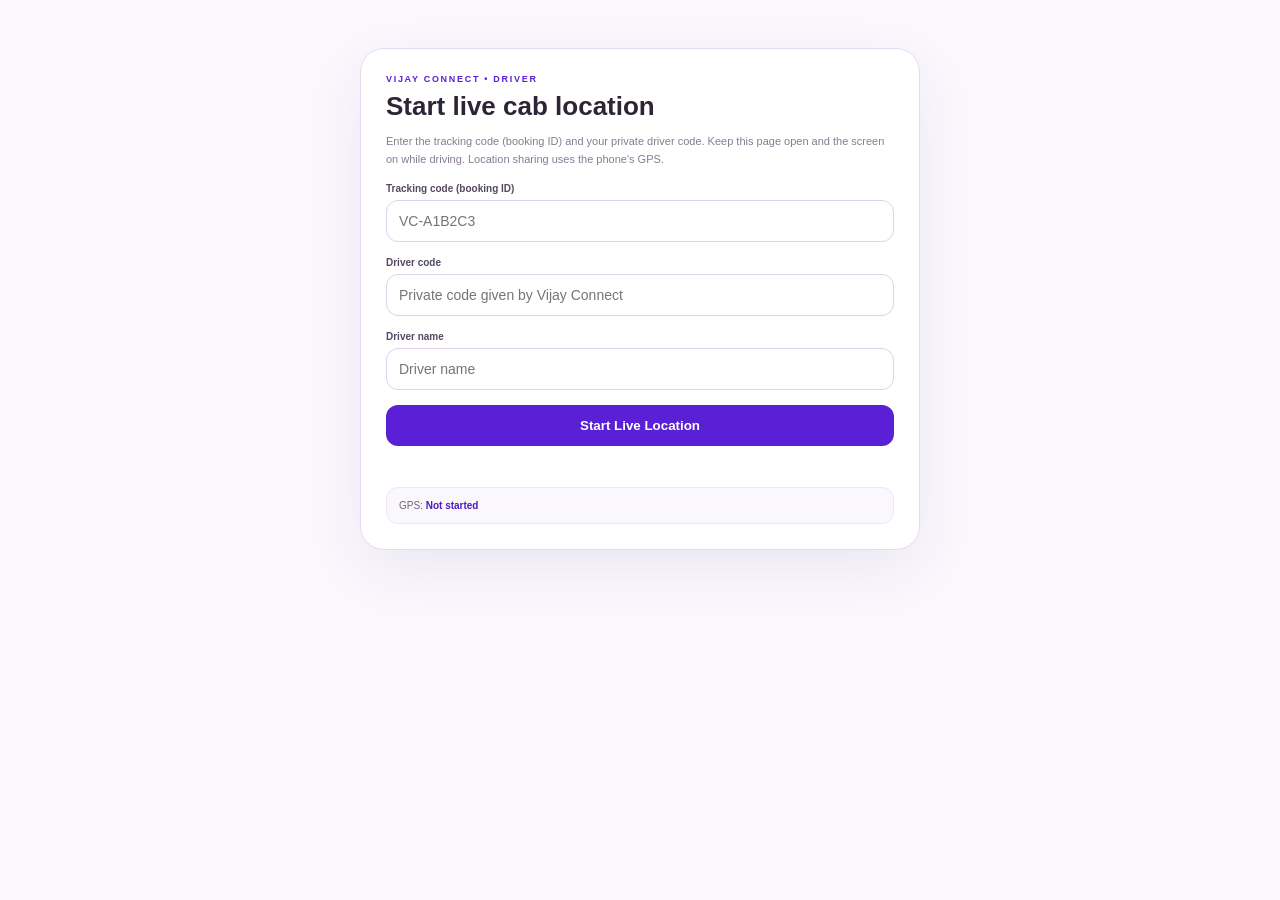
<file: driver-track.html>
<!doctype html><html lang="en"><head><meta charset="utf-8"><meta name="viewport" content="width=device-width,initial-scale=1"><meta name="robots" content="noindex,nofollow"><meta name="theme-color" content="#6d28d9"><title>Driver Live Location | Vijay Connect</title><link rel="icon" href="logo-black.png" type="image/png"><style>body{margin:0;background:#faf8fd;font-family:Inter,Arial,sans-serif;color:#2d2436}.wrap{max-width:560px;margin:30px auto;padding:18px}.card{background:#fff;border:1px solid #e6dcef;border-radius:24px;padding:25px;box-shadow:0 20px 60px #32106412}h1{margin:7px 0;font-size:26px}.muted{color:#887b92;font-size:11px;line-height:1.6}.badge{font-size:9px;letter-spacing:1.7px;color:#5a20d6;font-weight:900}.field{margin-top:15px}.field label{display:block;font-size:10px;font-weight:900;color:#554862}.field input{box-sizing:border-box;width:100%;margin-top:6px;padding:12px;border:1px solid #ded3e9;border-radius:12px;outline:0;font-size:14px}.btn{width:100%;border:0;border-radius:12px;padding:13px;margin-top:15px;background:#5a20d6;color:#fff;font-weight:900;cursor:pointer}.btn.stop{background:#9f3150}.status{margin-top:12px;font-size:10px;font-weight:800;min-height:16px}.good{color:#21834a}.warn{color:#b04444}.coords{margin-top:13px;padding:12px;border-radius:12px;background:#faf8fd;border:1px solid #eee7f5;font-size:10px;color:#6e617a}.coords b{color:#4f1ac0}</style></head><body><main class="wrap"><section class="card"><div class="badge">VIJAY CONNECT • DRIVER</div><h1>Start live cab location</h1><p class="muted">Enter the tracking code (booking ID) and your private driver code. Keep this page open and the screen on while driving. Location sharing uses the phone's GPS.</p>
<div class="field"><label>Tracking code (booking ID)<input id="code" placeholder="VC-A1B2C3" autocomplete="off" autocapitalize="characters"></label></div>
<div class="field"><label>Driver code<input id="driverCode" type="password" placeholder="Private code given by Vijay Connect" autocomplete="off"></label></div>
<div class="field"><label>Driver name<input id="driver" placeholder="Driver name" autocomplete="name"></label></div>
<button class="btn" id="start">Start Live Location</button><button class="btn stop" id="stop" style="display:none">Stop Sharing</button><div class="status" id="status" role="status" aria-live="polite"></div><div class="coords" id="coords">GPS: <b>Not started</b></div></section></main><script src="vc-supabase.js"></script><script>
const cfg=window.VC_SUPABASE_CONFIG,base=()=>String(cfg?.url||'').replace(/\/+$/,'');
let watch=null,code='',driverCode='',lastSent=0,wakeLock=null;
const $=id=>document.getElementById(id);
function status(t,c=''){const e=$('status');e.textContent=t;e.className='status '+c}
async function rpc(name,body){
  const r=await fetch(base()+'/rest/v1/rpc/'+name,{method:'POST',headers:{apikey:cfg.key,Authorization:'Bearer '+cfg.key,'Content-Type':'application/json'},body:JSON.stringify(body)});
  if(!r.ok){let m='';try{m=(await r.json()).message||''}catch(e){}throw new Error(/invalid driver code/i.test(m)?'Wrong driver code.':/invalid tracking code/i.test(m)?'Invalid tracking code.':('Could not update live location ('+r.status+')'))}
  return true;
}
async function keepAwake(){try{if('wakeLock' in navigator)wakeLock=await navigator.wakeLock.request('screen')}catch(e){}}
document.addEventListener('visibilitychange',()=>{if(document.visibilityState==='visible'&&watch!==null)keepAwake()});
function reset(){watch=null;$('start').style.display='block';$('stop').style.display='none';try{wakeLock?.release()}catch(e){}wakeLock=null}
try{$('driver').value=localStorage.getItem('vcDriverName')||''}catch(e){}
$('start').onclick=()=>{
  code=$('code').value.trim().toUpperCase();driverCode=$('driverCode').value.trim();
  if(!code){status('Enter the tracking code.','warn');return}
  if(!driverCode){status('Enter your driver code.','warn');return}
  if(!navigator.geolocation){status('This phone does not support GPS location.','warn');return}
  try{localStorage.setItem('vcDriverName',$('driver').value.trim())}catch(e){}
  status('Requesting GPS permission…');lastSent=0;
  watch=navigator.geolocation.watchPosition(async p=>{
    const lat=p.coords.latitude,lng=p.coords.longitude;
    $('coords').innerHTML='GPS: <b>'+lat.toFixed(6)+', '+lng.toFixed(6)+'</b>';
    if(Date.now()-lastSent<5000)return; lastSent=Date.now();
    try{await rpc('vc_push_cab_location',{p_driver_code:driverCode,p_booking_code:code,p_lat:lat,p_lng:lng,p_driver_name:$('driver').value.trim()||null});status('✓ Live location is being shared.','good')}
    catch(e){status('⚠️ '+e.message,'warn');if(/driver code|tracking code/i.test(e.message)){navigator.geolocation.clearWatch(watch);reset()}}
  },e=>status('GPS error — '+e.message,'warn'),{enableHighAccuracy:true,maximumAge:5000,timeout:15000});
  $('start').style.display='none';$('stop').style.display='block';keepAwake();
};
$('stop').onclick=async()=>{
  if(watch!==null)navigator.geolocation.clearWatch(watch);
  reset();
  try{await rpc('vc_stop_cab_location',{p_driver_code:driverCode,p_booking_code:code})}catch(e){}
  status('Location sharing stopped.','warn');
};
const q=new URLSearchParams(location.search);if(q.get('booking'))$('code').value=q.get('booking').toUpperCase();
</script></body></html>
</file>
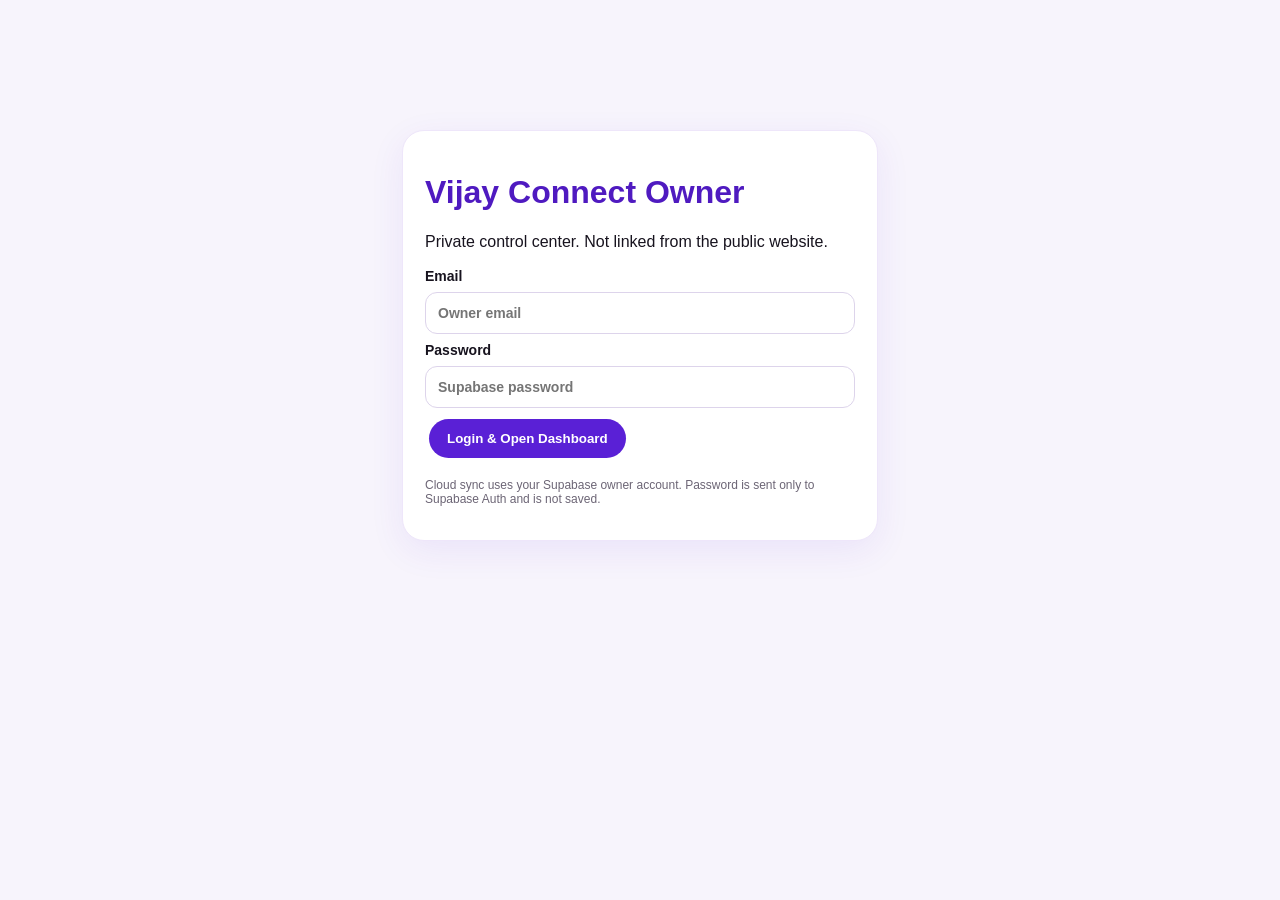
<file: vc-control-7f4k2.html>
<!doctype html><html><head><meta charset="UTF-8"><meta name="viewport" content="width=device-width,initial-scale=1"><meta name="robots" content="noindex,nofollow,noarchive"><title>Vijay Connect — Private Control Center</title>
<style>body{font-family:Inter,Arial;background:#f7f4fc;margin:0;color:#17131e}.wrap{max-width:1100px;margin:auto;padding:22px}.box{background:#fff;padding:22px;border-radius:22px;margin:15px 0;box-shadow:0 10px 35px #5a20d614;border:1px solid #eee6fa}h1{color:#4f1ac0}h2{margin-top:0}.grid{display:grid;grid-template-columns:1fr 1fr;gap:14px}.three{grid-template-columns:repeat(3,1fr)}label{font-weight:700;font-size:14px}input,textarea,select{width:100%;box-sizing:border-box;padding:12px;margin:7px 0;border:1px solid #ddd4eb;border-radius:12px;font:inherit}button{background:#5a20d6;color:#fff;border:0;border-radius:25px;padding:12px 18px;font-weight:bold;cursor:pointer;margin:4px}.del{background:#b21e36}.note{background:#f0e9ff;padding:15px;border-radius:14px;line-height:1.5}.row{border:1px solid #eee6f5;padding:18px;border-radius:16px;margin:12px 0}.lock{max-width:430px;margin:12vh auto}.hidden{display:none}.status{padding:12px;border-radius:12px;background:#f5f1fb;color:#5a20d6;font-weight:700;margin-top:10px}.small{font-size:12px;color:#6c6575;font-weight:400}.tabs{position:sticky;top:0;background:#f7f4fc;padding:8px 0;z-index:5}.tabs button{background:#ddd1f8;color:#351081}.tabs button.active{background:#5a20d6;color:#fff}@media(max-width:700px){.grid,.three{grid-template-columns:1fr}.wrap{padding:12px}}.status.good{background:#edf9f0;color:#176b35;border:1px solid #ccebd4}.status.warn{background:#fff7e8;color:#8a5a00;border:1px solid #f2dfb2}.status.live{background:#eef4ff;color:#244f9b;border:1px solid #d4e1ff}.publish-grid{display:grid;grid-template-columns:1fr 1fr;gap:14px}@media(max-width:700px){.publish-grid{grid-template-columns:1fr}} </style></head><body><div class="wrap">
<div id="login" class="box lock"><h1>Vijay Connect Owner</h1><p>Private control center. Not linked from the public website.</p><label>Email<input id="ownerEmail" type="email" autocomplete="username" placeholder="Owner email"></label><label>Password<input id="ownerPassword" type="password" autocomplete="current-password" placeholder="Supabase password"></label><button onclick="unlock()">Login & Open Dashboard</button><p id="err"></p><p class="small">Cloud sync uses your Supabase owner account. Password is sent only to Supabase Auth and is not saved.</p></div>
<div id="dashboard" class="hidden"><h1>Vijay Connect — Everything Control Center</h1><div class="box note"><b>Full website editor:</b> change text, titles, images, colors, fonts, backgrounds, booking/contact details, cards, reviews and service areas. Changes are saved to your Supabase cloud database when connected. The public website reads the latest settings across devices.</div>
<div class="tabs"><button onclick="show('brand',this)" class="active">Brand & Theme</button><button onclick="show('content',this)">All Content</button><button onclick="show('images',this)">Images</button><button onclick="show('booking',this)">Booking & Contact</button><button onclick="show('hero',this)">Hero</button><button onclick="show('homePromos',this)">Offers & Celebrations</button><button onclick="show('explore',this)">Chennai Picks & Prices</button><button onclick="show('routes',this)">Route Rates</button><button onclick="show('routePage',this)">Route Page</button><button onclick="show('schedule',this)">Schedule</button></div>
<section id="brand" class="box panel"><h2>Brand, Fonts & Colors</h2><div class="grid three"><label>Accent <input id="accent" type="color"></label><label>Page background <input id="bg" type="color"></label><label>Text color <input id="text" type="color"></label><label>Heading font<select id="font"><option>Inter</option><option>Arial</option><option>Poppins</option><option>Montserrat</option><option>Georgia</option></select></label><label>Body font<select id="bodyFont"><option>Inter</option><option>Arial</option><option>Poppins</option><option>Montserrat</option><option>Roboto</option></select></label><label>Hero animation<select id="motion"><option value="zoom">Cinematic Zoom</option><option value="pan">Slow Pan</option><option value="float">Floating Motion</option><option value="none">Static</option></select></label></div></section>
<section id="content" class="box panel hidden"><h2>All Main Content</h2><div id="contentEditor"></div></section>
<section id="images" class="box panel hidden"><h2>Images & Backgrounds</h2><p class="small">Change any image by URL/file path or choose the image directly from your phone/Mac. Logo, service photos, trip photos and future image fields can all be replaced. The selected image setting is part of Publish Now / Schedule, so it can change automatically with the rest of the site.</p><div id="imageEditor"></div></section>
<section id="booking" class="box panel hidden"><h2>Booking, Contact & Footer</h2><div class="grid"><label>Phone<input id="phone"></label><label>Email<input id="email"></label><label>Address<textarea id="address" rows="2"></textarea></label><label>Footer tagline<input id="footerTag"></label><label>Booking title<input id="bookingTitleEdit"></label><label>Booking description<textarea id="bookingDescEdit"></textarea></label></div><h3>Service Areas</h3><textarea id="areas" rows="5"></textarea></section>
<section id="explore" class="box panel hidden"><h2>Chennai Tour & Drop Pricing</h2><p class="small">Edit the Chennai places, images, route labels and starting prices shown on the public website.</p><div class="grid"><label>Section title<input id="exploreTitleEdit"></label><label>Section description<textarea id="exploreDescEdit" rows="2"></textarea></label><label>Quick route title<input id="routeTitleEdit"></label><label>Quick route description<textarea id="routeDescEdit" rows="2"></textarea></label><label>Quick route price<input id="routePriceEdit" placeholder="₹999"></label></div><div id="exploreEditor"></div><button onclick="addExplore()">+ Add Chennai Place / Drop</button></section>
<section id="routes" class="box panel hidden"><h2>Chennai Route Rates</h2><p class="small">Edit the destination, distance, duration and Mini/Sedan/SUV starting fares shown on the Chennai route page.</p><div id="routeEditor"></div><button onclick="addRoute()">+ Add Destination</button></section><section id="routePage" class="box panel hidden"><h2>Chennai Routes Page — Full Control</h2><p class="small">Change the visible labels, search text, Popular Routes section and all six FAQ items. Publish Now or Schedule to make the changes live across devices.</p><div id="routePageEditor"></div></section><section id="hero" class="box panel hidden"><h2>Hero / Festival Banners</h2><p class="small">Add, delete and reorder-style edit your hero messages.</p><div id="list"></div><button onclick="add()">+ Add Banner / Festival</button><div class="grid"><label>Banner interval seconds<input id="interval" type="number" min="0" max="60"></label><label>Show Festival / Offer section publicly<select id="offerVisible"><option value="0">Hidden — owner only</option><option value="1">Visible on website</option></select></label></div>
<div class="box" style="margin-top:14px"><h3>🎉 Festival / Offer Opening Banner</h3><p class="small">Use the existing 1-second opening banner only during a festival or offer period. Set the start and end time in IST. Outside this period it stays completely hidden.</p><div class="grid"><label>Opening banner<select id="splashEnabled"><option value="0">OFF — do not show</option><option value="1">ON — show during scheduled period</option></select></label><label>Banner duration (seconds)<input id="splashDuration" type="number" min="0.5" max="10" step="0.5"></label><label>Start date & time (IST)<input id="splashStart" type="datetime-local"></label><label>End date & time (IST)<input id="splashEnd" type="datetime-local"></label></div><div class="note">Example: New Year — Start <b>01/01/2027 00:00</b>, End <b>02/01/2027 00:00</b>. The banner appears for the selected duration whenever a visitor opens the home page during that period. When the period ends, it automatically disappears.</div><section class="box" style="margin-top:14px"><h3>🎉 Festival Banner — One Slot Only</h3><p class="small">Only one festival banner is stored at a time. To change Pongal to Diwali, delete the current banner first, then add the new one and Publish.</p><div id="festivalBannerEditor"></div><button type="button" id="addFestivalBannerBtn" onclick="addFestivalBanner()">+ Add Festival Banner</button><div class="note">One banner only • No ON/OFF list • No carousel • Replace by Delete → Add New → Publish.</div></section></section>
<section id="homePromos" class="box panel hidden"><h2>✨ Offers & Celebrations</h2><p class="small">Premium business-style offer banner shown after the services section. Add, edit, turn ON/OFF or delete banners whenever you need. Use Publish Now for immediate changes or Schedule for a future date/time.</p><div class="grid"><label>Offer banner section<select id="promoVisible"><option value="1">ON — show on website</option><option value="0">OFF — hide completely</option></select></label><label>Section Title<input id="promoTitleEdit"></label><label>Section Description<input id="promoDescEdit"></label></div><h3>Large Offer Banners</h3><div id="promoHeroEditor"></div><button type="button" id="addPromoHeroBtn" onclick="addPromoHero()">+ Add Offer Banner</button><div class="note">Best use: festival offers, new service announcements, seasonal fares and limited-time business promotions. Add an image URL or project image filename, then Publish Now or Schedule.</div></section>
<section id="schedule" class="box panel hidden"><h2>🚀 Publishing Center</h2><p class="small">One place to decide <b>when</b> your website changes go live. You can publish immediately or schedule the complete website for later. Time zone: <b>India Standard Time (IST)</b>.</p><div class="grid"><div class="box" style="margin:0;background:#fbf9ff"><h3 style="margin:0 0 6px">⚡ Publish Now</h3><p class="small">Use this when you want the edited website live immediately. No schedule is needed.</p><button id="publishNowBtn" onclick="publishNow()">✓ Publish Changes Now</button></div><div class="box" style="margin:0;background:#fbf9ff"><h3 style="margin:0 0 6px">⏰ Schedule</h3><p class="small">Keep the current live site unchanged until your chosen time.</p><button onclick="scheduleChanges()">Schedule These Changes</button></div></div><div class="box" style="margin:14px 0 0;background:#fff"><h3>Scheduled Changes</h3><div class="grid"><label>Go live date & time (IST)<input id="scheduleStart" type="datetime-local"></label><label>Return to published version after (optional)<input id="scheduleEnd" type="datetime-local"></label></div><div class="note"><b>Flexible control:</b> every schedule stores a complete snapshot of the whole owner-controlled website — text, images, offers, banners, routes & fares, booking/contact, theme and visibility. You can create multiple future schedules, cancel any one, or publish a version immediately. The current live website stays unchanged until each schedule starts.</div><button onclick="scheduleChanges()">⏰ Add This Schedule</button><div id="schedulePreview" class="status">No scheduled changes.</div><div id="scheduleList" style="margin-top:12px"></div></div><div id="scheduleStatus" class="status"></div></section>
<div class="box"><span class="small">Owner access is managed securely by Supabase Auth.</span><button onclick="secureLogout()">Logout</button><button class="del" onclick="resetData()">Reset Saved Website Data</button><a href="index.html" style="margin-left:15px">Open Website</a><div id="status"></div></div></div></div>
<script src="vc-supabase.js"></script><script>
const defaults={content:{siteTitle:'Vijay Connect | Chennai Car Services',heroPill:'CHENNAI • CAR SERVICE',heroExploreBtn:'Explore Trips',heroBookBtn:'Book Now',tripsEyebrow:'OUR SERVICES',trip1Btn:'Book Now →',trip2Btn:'Book Now →',trip3Btn:'Book Now →',whyEyebrow:'WHY VIJAY CONNECT',areasEyebrow:'CHENNAI + NEARBY',aboutEyebrow:'ABOUT VIJAY CONNECT',updatesEyebrow:'MAKE EVERY OCCASION SPECIAL',contactEyebrow:'CONTACT',navHome:'Home',navAbout:'About Us',navServices:'Car Services',navTrips:'Trips',navContact:'Contact',headerBookBtn:'Book a Car',mobileCallLabel:'Call',mobileWhatsAppLabel:'WhatsApp',mobileBookLabel:'Book',mobileBookBtn:'Book a Car',footerHome:'Home',footerServices:'Services',footerAreas:'Areas',footerContact:'Contact',tripsTitle:'Trips Made Easy',tripsDesc:'Choose the right car service for your journey in Chennai and nearby areas.',trip1Title:'One Way Trip',trip1Desc:'Comfortable point-to-point car travel for your everyday Chennai journeys.',trip2Title:'Outstation',trip2Desc:'Travel beyond Chennai with a comfortable car and flexible trip plans.',trip3Title:'Hourly Rental',trip3Desc:'Keep a car with you for multiple stops and flexible travel plans.',whyTitle:'More than a ride. A better connection.',whyDesc:'Designed around the little things that make every Chennai journey feel easier.',why1Title:'On-Time Focus',why1Desc:'Clear pickup coordination and a service experience built around your schedule.',why2Title:'Comfort First',why2Desc:'Choose the right car for solo rides, family travel, business and special occasions.',why3Title:'Chennai Local',why3Desc:'Focused on Chennai and nearby areas, so your booking stays simple and relevant.',why4Title:'Human Support',why4Desc:'Easy direct contact when you need help before or during your journey.',servicesTitle:'Car Types for Every Traveller',servicesDesc:'Simple choices for city rides, family travel and special occasions.',car1Title:'Comfort Car',car1Desc:'For everyday city travel.',car2Title:'Family Car',car2Desc:'More space for group journeys.',car3Title:'Premium Car',car3Desc:'For business and special occasions.',reviewsTitle:'What a great ride should feel like.',reviewsDesc:'Simple booking, comfortable travel and a team that stays connected.',areasTitle:'Chennai + Nearby',areasDesc:'We are focused on Chennai and its surrounding locations — not all of Tamil Nadu.',aboutTitle:'Connected to Chennai.<br>Committed to your journey.',aboutDesc:'Vijay Connect is a Chennai-focused car service brand built around comfortable travel, simple booking and dependable customer support.',updatesTitle:'Make Every Occasion Special',updatesDesc:'Festival banners, seasonal offers and announcements are updated by the Vijay Connect team.'},images:{logoImg:'logo-black.png',car1Img:'https://images.unsplash.com/photo-1550355291-bbee04a92027?auto=format&fit=crop&w=900&q=85',car2Img:'https://images.unsplash.com/photo-1549317661-bd32c8ce0db2?auto=format&fit=crop&w=900&q=85',car3Img:'https://images.unsplash.com/photo-1503376780353-7e6692767b70?auto=format&fit=crop&w=900&q=85',trip1Photo:'https://images.unsplash.com/photo-1503376780353-7e6692767b70?auto=format&fit=crop&w=900&q=85',trip2Photo:'https://images.unsplash.com/photo-1492144534655-ae79c964c9d7?auto=format&fit=crop&w=900&q=85',trip3Photo:'https://images.unsplash.com/photo-1549317661-bd32c8ce0db2?auto=format&fit=crop&w=900&q=85'},theme:{accent:'#5a20d6',bg:'#ffffff',text:'#15121b',font:'Inter',bodyFont:'Inter',motion:'zoom'},contact:{phone:'+91 80566 31317',email:'contactvijaytechnocarft@gmail.com',address:'TNHM colony, Sitra, Coimbatore, Tamil Nadu 641014, India',footerTag:'Chennai-focused car services • Simple booking • Better journeys'},booking:{title:'Book your car in a few simple steps.',desc:'Just tell us From → To, travel date and your contact details. We’ll confirm the car and fare with you directly.'}};
const exploreDefault={title:'Explore Chennai. Ride Easy.',desc:'Popular Chennai places and simple point-to-point fares, shown as starting prices.',routeTitle:'Chennai → Your Drop',routeDesc:'Choose a destination and see a simple starting fare.',routePrice:'₹999',cards:[{name:'Chennai High Court',tag:'Heritage • George Town',price:'₹999',image:'https://images.unsplash.com/photo-1582510003544-4d00b7f74220?auto=format&fit=crop&w=900&q=85'},{name:'Marina Beach',tag:'Beach • City Centre',price:'₹899',image:'https://images.unsplash.com/photo-1470214304380-aadaedcfff1b?auto=format&fit=crop&w=900&q=85'},{name:'Kapaleeshwarar Temple',tag:'Culture • Mylapore',price:'₹899',image:'https://images.unsplash.com/photo-1590050752117-238cb0fb9b1c?auto=format&fit=crop&w=900&q=85'},{name:"Elliot's Beach",tag:'Beach • Besant Nagar',price:'₹999',image:'https://images.unsplash.com/photo-1507525428034-b723cf961d3e?auto=format&fit=crop&w=900&q=85'},{name:'Mahabalipuram',tag:'Heritage • ECR',price:'₹1,499',image:'https://images.unsplash.com/photo-1627894483216-2138af692e32?auto=format&fit=crop&w=900&q=85'},{name:'Chennai Airport',tag:'Pickup • Drop',price:'₹799',image:'https://images.unsplash.com/photo-1436491865332-7a61a109cc05?auto=format&fit=crop&w=900&q=85'}]};
const demo=[{title:'Your Journey. Our Connection.',text:'Reliable car services across Chennai and nearby areas for city rides, hourly rentals and selected trips.',image:'https://images.unsplash.com/photo-1503376780353-7e6692767b70?auto=format&fit=crop&w=1800&q=85'},{title:'Celebrate Every Journey.',text:'Festival campaigns and special announcements can be changed anytime from your private owner dashboard.',image:'https://images.unsplash.com/photo-1492144534655-ae79c964c9d7?auto=format&fit=crop&w=1800&q=85'},{title:'Comfort Meets Chennai.',text:'A simple, comfortable car service experience built for Chennai and its surrounding locations.',image:'https://images.unsplash.com/photo-1549317661-bd32c8ce0db2?auto=format&fit=crop&w=1800&q=85'}];
const areasDefault=['Tambaram','Chromepet','Pallavaram','Porur','Guindy','Adyar','Velachery','Sholinganallur','OMR','ECR','Avadi','Ambattur','Poonamallee','Sriperumbudur','Perungalathur','Chengalpattu','Kelambakkam','Mahabalipuram','Thiruvallur'];const routesDefault=[['Tambaram','Chennai South','24 KM','55 min','₹699','₹799','₹999'],['Chromepet','Chennai South','20 KM','45 min','₹649','₹749','₹949'],['Pallavaram','Airport Corridor','18 KM','40 min','₹599','₹699','₹899'],['Porur','West Chennai','22 KM','50 min','₹649','₹749','₹949'],['Guindy','Central Chennai','12 KM','30 min','₹499','₹599','₹799'],['Adyar','South Chennai','15 KM','35 min','₹549','₹649','₹849'],['Velachery','South Chennai','16 KM','40 min','₹549','₹649','₹849'],['Sholinganallur','OMR','28 KM','60 min','₹749','₹899','₹1,099'],['OMR','IT Corridor','30 KM','65 min','₹799','₹949','₹1,149'],['ECR','East Coast Road','35 KM','75 min','₹899','₹1,049','₹1,249'],['Avadi','West Chennai','30 KM','70 min','₹799','₹949','₹1,149'],['Ambattur','West Chennai','25 KM','60 min','₹699','₹849','₹999'],['Poonamallee','West Chennai','28 KM','65 min','₹749','₹899','₹1,099'],['Sriperumbudur','Chennai Outskirts','45 KM','90 min','₹1,099','₹1,299','₹1,499'],['Perungalathur','GST Road','28 KM','60 min','₹749','₹899','₹1,099'],['Chengalpattu','GST Road','60 KM','110 min','₹1,399','₹1,599','₹1,899'],['Kelambakkam','OMR / ECR','40 KM','85 min','₹999','₹1,149','₹1,349'],['Mahabalipuram','ECR Heritage','55 KM','105 min','₹1,299','₹1,499','₹1,799'],['Thiruvallur','Chennai Outskirts','50 KM','105 min','₹1,199','₹1,399','₹1,699'],['Chennai Airport','Airport • Pickup & Drop','18 KM','40 min','₹599','₹699','₹899'],['Chennai Central Railway Station','Railway Station • Central Chennai','8 KM','25 min','₹399','₹499','₹699'],['Chennai Egmore Railway Station','Railway Station • Egmore','7 KM','22 min','₹399','₹499','₹699'],['Koyambedu CMBT Bus Stand','Bus Stand • Koyambedu','12 KM','30 min','₹499','₹599','₹799'],['Kilambakkam KCBT Bus Terminus','Bus Stand • Kilambakkam','45 KM','85 min','₹999','₹1,149','₹1,349'],['Tambaram Railway Station','Railway Station • Tambaram','24 KM','55 min','₹699','₹799','₹999'],['Guindy Railway Station','Railway Station • Guindy','12 KM','30 min','₹499','₹599','₹799'],['T Nagar','Shopping • Central Chennai','8 KM','25 min','₹399','₹499','₹699'],['Anna Nagar','Neighbourhood • North West Chennai','10 KM','28 min','₹449','₹549','₹749'],['Chennai Trade Centre','Business • Nandambakkam','14 KM','35 min','₹549','₹649','₹849'],['Siruseri SIPCOT','IT Corridor • OMR','38 KM','80 min','₹899','₹1,049','₹1,249'],['Marina Beach','Tourist Spot • Chennai','10 KM','30 min','₹449','₹549','₹749']];const routeObjects=routesDefault.map(x=>({place:x[0],tag:x[1],km:x[2],duration:x[3],mini:x[4],sedan:x[5],suv:x[6]}));
const routePageDefaults={heroEyebrow:'VIJAY CONNECT • CHENNAI',heroDesc:'Pick a destination, compare Mini / Sedan / SUV and book your Chennai ride in seconds.',backLabel:'← Choose from Chennai service area',tabChennai:'Chennai',tabTourists:'Tourists Spots',tabFares:'Fares',tabFaq:'FAQ',chooserEyebrow:'CHENNAI ROUTES',chooserTitle:'Choose your destination',searchLabel:'Search 100+ Chennai points',searchPlaceholder:'Area, airport, station, theatre, mall...',popularEyebrow:'FARES & CHENNAI ROUTES',popularTitle:'Popular routes at a glance',popularNote:'Starting fares • Owner editable',faqEyebrow:'FAQ',faqTitle:'Chennai cab booking — quick answers.',faqDesc:'Everything you need to know before booking a Vijay Connect ride.',faq:[['Which areas do you cover in Chennai?','We focus on Chennai and selected nearby service areas such as Tambaram, Porur, Guindy, Adyar, OMR, ECR, Avadi and surrounding locations.'],['Are the fares fixed?','The displayed prices are starting fares. Final pricing can vary based on pickup and drop point, waiting, tolls, parking, timing and trip requirements.'],['Can I choose Mini, Sedan or SUV?','Yes. Select the vehicle card on the route page to choose the car that suits your budget, comfort and space requirement.'],['How do I book a route?','Choose your destination, select a car and tap the booking button. Vijay Connect will take the request forward through the booking/contact flow.'],['Do you provide airport pickup and drop?','Yes, airport-related Chennai trips can be requested. Share your pickup, drop, date and time so the team can confirm the ride.'],['Can I request an outstation trip?','Yes. Use the main booking flow to request an outstation journey and share your return date if required.']]};
let routes=JSON.parse(localStorage.getItem('vijayRoutes')||'null')||JSON.parse(JSON.stringify(routeObjects));let routePage=Object.assign({},routePageDefaults,JSON.parse(localStorage.getItem('vijayRoutePage')||'null')||{});routePage.faq=Array.isArray(routePage.faq)?routePage.faq:routePageDefaults.faq;let c=JSON.parse(localStorage.getItem('vijayContent')||'null')||defaults.content;let ex=JSON.parse(localStorage.getItem('vijayExplore')||'null')||JSON.parse(JSON.stringify(exploreDefault));let im=JSON.parse(localStorage.getItem('vijayImages')||'null')||defaults.images;let th=JSON.parse(localStorage.getItem('vijayTheme')||'null')||defaults.theme;let co=JSON.parse(localStorage.getItem('vijayContact')||'null')||defaults.contact;let bk=JSON.parse(localStorage.getItem('vijayBooking')||'null')||defaults.booking;let d=JSON.parse(localStorage.getItem('vijaySlides')||'null')||demo;let hp=JSON.parse(localStorage.getItem('vijayHomePromos')||'null')||{visible:true,title:'Latest offers & celebrations',desc:'Special fares, festival announcements and limited-time offers from Vijay Connect.',hero:[{id:'default',title:'Celebrate the journey',desc:'Festival rides, special offers and easy booking from Vijay Connect.',image:'festival-drive-poster.webp',button:'Book Now',link:'#contact',enabled:true}]};let s=JSON.parse(localStorage.getItem('vijaySettings')||'null')||{motion:th.motion,interval:5000,areas:areasDefault,offerVisible:false}; if(typeof s.offerVisible!=='boolean')s.offerVisible=false;let festivalBanners=JSON.parse(localStorage.getItem('vijayFestivalBanners')||'null')||[{id:'diwali',name:'Diwali',image:'festival-drive-poster.webp',enabled:false,duration:1000,start:'',end:''}];let ownerSession=null;
async function unlock(){err.textContent='';if(!VC_REMOTE_READY()){err.textContent='Supabase config is not set. Check vc-supabase.js.';return;}const email=ownerEmail.value.trim(),password=ownerPassword.value;if(!email||!password){err.textContent='Enter owner email and password.';return;}try{ownerSession=await VC_remoteAuth(email,password);const remote=await VC_remoteLoad();if(remote){Object.entries(remote).forEach(([k,v])=>{if(k.startsWith('vijay'))localStorage.setItem(k,typeof v==='string'?v:JSON.stringify(v));});c=JSON.parse(localStorage.getItem('vijayContent')||'null')||defaults.content;im=JSON.parse(localStorage.getItem('vijayImages')||'null')||defaults.images;th=JSON.parse(localStorage.getItem('vijayTheme')||'null')||defaults.theme;co=JSON.parse(localStorage.getItem('vijayContact')||'null')||defaults.contact;bk=JSON.parse(localStorage.getItem('vijayBooking')||'null')||defaults.booking;ex=JSON.parse(localStorage.getItem('vijayExplore')||'null')||JSON.parse(JSON.stringify(exploreDefault));routes=JSON.parse(localStorage.getItem('vijayRoutes')||'null')||JSON.parse(JSON.stringify(routeObjects));routePage=Object.assign({},routePageDefaults,JSON.parse(localStorage.getItem('vijayRoutePage')||'null')||{});routePage.faq=Array.isArray(routePage.faq)?routePage.faq:routePageDefaults.faq;d=JSON.parse(localStorage.getItem('vijaySlides')||'null')||demo;hp=JSON.parse(localStorage.getItem('vijayHomePromos')||'null')||hp;s=JSON.parse(localStorage.getItem('vijaySettings')||'null')||{motion:th.motion,interval:5000,areas:areasDefault,offerVisible:false};}login.classList.add('hidden');dashboard.classList.remove('hidden');ownerPassword.value='';render();status.textContent='☁ Connected to Supabase — changes sync across devices.';status.className='status';}catch(e){ownerSession=null;err.textContent=e.message||'Login failed.';}}
function secureLogout(){ownerSession=null;ownerPassword.value='';dashboard.classList.add('hidden');login.classList.remove('hidden');err.textContent='Logged out. Enter your password again to open the dashboard.';status.textContent='';window.scrollTo({top:0,behavior:'smooth'});}
window.addEventListener('pagehide',()=>{ownerSession=null;});
window.addEventListener('pageshow',()=>{if(!ownerSession && !dashboard.classList.contains('hidden')) location.reload();});
function cloudData(){const keys=['vijayContent','vijayImages','vijayTheme','vijayContact','vijayBooking','vijayExplore','vijayRoutes','vijayRoutePage','vijaySlides','vijaySettings','vijayFestivalBanners','vijayHomePromos','vijaySchedule','vijaySchedules'];const out={};keys.forEach(k=>{try{out[k]=JSON.parse(localStorage.getItem(k)||'null')}catch(e){out[k]=localStorage.getItem(k)}});return out;}
async function saveCloud(){if(!ownerSession?.access_token){status.textContent='Cloud session missing. Please login again.';status.className='status warn';return false;}try{await VC_remoteSave(cloudData(),ownerSession.access_token);status.textContent='✓ Saved to Supabase. Public website will use the latest settings.';status.className='status good';return true;}catch(e){status.textContent='Cloud save failed: '+(e.message||e);status.className='status warn';return false;}}function safe(x){return String(x||'').replaceAll('&','&amp;').replaceAll('<','&lt;').replaceAll('"','&quot;')}function show(id,b){document.querySelectorAll('.panel').forEach(x=>x.classList.add('hidden'));$(id).classList.remove('hidden');document.querySelectorAll('.tabs button').forEach(x=>x.classList.remove('active'));b.classList.add('active')}function $(id){return document.getElementById(id)}
function render(){accent.value=th.accent;bg.value=th.bg;text.value=th.text;font.value=th.font;bodyFont.value=th.bodyFont;motion.value=th.motion;phone.value=co.phone;email.value=co.email;address.value=co.address;footerTag.value=co.footerTag;bookingTitleEdit.value=bk.title;bookingDescEdit.value=bk.desc;areas.value=(s.areas||areasDefault).join(', ');interval.value=(s.interval||5000)/1000; offerVisible.value=s.offerVisible?'1':'0';splashEnabled.value=s.splashEnabled?'1':'0';splashDuration.value=(Number(s.splashDuration||1000)/1000);if(s.splashStart)splashStart.value=s.splashStart.slice(0,16);if(s.splashEnd)splashEnd.value=s.splashEnd.slice(0,16); const schedules=getSchedules(); renderScheduleList(schedules); updateSchedulePreview(schedules);
exploreTitleEdit.value=ex.title;exploreDescEdit.value=ex.desc;routeTitleEdit.value=ex.routeTitle;routeDescEdit.value=ex.routeDesc;routePriceEdit.value=ex.routePrice;const fields=[...Object.keys(c)];contentEditor.innerHTML=fields.map(k=>`<div class="row"><label>${k}<textarea data-k="${safe(k)}" rows="2">${safe(c[k])}</textarea></label></div>`).join('');imageEditor.innerHTML=Object.keys(im).map(k=>`<div class="row"><label>${k}<input data-img="${safe(k)}" value="${safe(im[k])}"><input type="file" accept="image/jpeg,image/png,image/webp,image/gif" onchange="pickImage(this,'generic','${safe(k)}')"><small class="small">Paste URL/file path, or choose an image from your phone/Mac. Max 2 MB.</small></label><img src="${safe(im[k])}" onerror="this.style.display='none'" style="width:100%;max-height:180px;object-fit:cover;border-radius:12px"></div>`).join('');exploreEditor.innerHTML=(ex.cards||[]).map((x,i)=>`<div class="row"><b>Chennai Pick ${i+1}</b><div class="grid"><label>Place / Drop<input value="${safe(x.name)}" oninput="ex.cards[${i}].name=this.value"></label><label>Tag<input value="${safe(x.tag)}" oninput="ex.cards[${i}].tag=this.value"></label><label>Starting Price<input value="${safe(x.price)}" oninput="ex.cards[${i}].price=this.value"></label><label>Image URL<input value="${safe(x.image)}" oninput="ex.cards[${i}].image=this.value"></label></div><img src="${safe(x.image)}" style="width:100%;max-height:150px;object-fit:cover;border-radius:12px"><button class="del" onclick="ex.cards.splice(${i},1);render()">Delete</button></div>`).join('');
routeEditor.innerHTML=routes.map((r,i)=>`<div class="row"><b>Route ${i+1}: Chennai → ${safe(r.place)}</b><div class="grid three"><label>To / Place<input value="${safe(r.place)}" oninput="routes[${i}].place=this.value"></label><label>Area / Tag<input value="${safe(r.tag)}" oninput="routes[${i}].tag=this.value"></label><label>Distance<input value="${safe(r.km)}" oninput="routes[${i}].km=this.value"></label><label>Duration<input value="${safe(r.duration)}" oninput="routes[${i}].duration=this.value"></label><label>Mini Fare<input value="${safe(r.mini)}" oninput="routes[${i}].mini=this.value"></label><label>Sedan Fare<input value="${safe(r.sedan)}" oninput="routes[${i}].sedan=this.value"></label><label>SUV Fare<input value="${safe(r.suv)}" oninput="routes[${i}].suv=this.value"></label><label>Destination Photo URL<input value="${safe(r.image||'')}" oninput="routes[${i}].image=this.value" placeholder="https://..."></label></div><button class="del" onclick="routes.splice(${i},1);render()">Delete</button></div>`).join('');
const rpFields=[['heroEyebrow','Hero eyebrow'],['heroDesc','Hero description'],['backLabel','Back button label'],['tabChennai','Tab: Chennai'],['tabTourists','Tab: Tourists Spots'],['tabFares','Tab: Fares'],['tabFaq','Tab: FAQ'],['chooserEyebrow','Chooser eyebrow'],['chooserTitle','Chooser title'],['searchLabel','Search label'],['searchPlaceholder','Search placeholder'],['popularEyebrow','Popular section eyebrow'],['popularTitle','Popular section title'],['popularNote','Popular section note'],['faqEyebrow','FAQ eyebrow'],['faqTitle','FAQ title'],['faqDesc','FAQ description']];
routePageEditor.innerHTML=rpFields.map(([k,label])=>`<label>${label}<textarea data-rp="${k}" rows="${k.includes('Desc')||k==='heroDesc'||k==='faqDesc'||k==='popularNote'?2:1}">${safe(routePage[k])}</textarea></label>`).join('')+routePage.faq.map((x,i)=>`<div class="row"><b>FAQ ${i+1}</b><label>Question<textarea data-rpfaq-q="${i}" rows="2">${safe(x[0])}</textarea></label><label>Answer<textarea data-rpfaq-a="${i}" rows="3">${safe(x[1])}</textarea></label></div>`).join('');
promoVisible.value=hp.visible===false?'0':'1';promoTitleEdit.value=hp.title||'';promoDescEdit.value=hp.desc||'';promoHeroEditor.innerHTML=(hp.hero||[]).slice(0,5).map((x,i)=>`<div class="row"><b>Large Banner ${i+1}</b><div class="grid"><label>Title<input value="${safe(x.title)}" oninput="hp.hero[${i}].title=this.value"></label><label>Description<input value="${safe(x.desc)}" oninput="hp.hero[${i}].desc=this.value"></label><label>Image URL / file<input value="${safe(x.image)}" oninput="hp.hero[${i}].image=this.value"><input type="file" accept="image/jpeg,image/png,image/webp,image/gif" onchange="pickImage(this,'promo',${i})"><small class="small">JPG / JPEG / PNG / WEBP / GIF</small></label><label>Button<input value="${safe(x.button||'Book Now')}" oninput="hp.hero[${i}].button=this.value"></label><label>Link<input value="${safe(x.link||'#contact')}" oninput="hp.hero[${i}].link=this.value"></label><label>ON / OFF<select onchange="hp.hero[${i}].enabled=this.value==='1'"><option value="1" ${x.enabled!==false?'selected':''}>ON</option><option value="0" ${x.enabled===false?'selected':''}>OFF</option></select></label></div><img src="${safe(x.image||'')}" onerror="this.style.display='none'" style="width:100%;max-height:180px;object-fit:cover;border-radius:12px;margin-top:8px"><button class="del" onclick="hp.hero.splice(${i},1);render()">Delete Banner</button></div>`).join('');const addPromoHeroBtn=document.getElementById('addPromoHeroBtn');if(addPromoHeroBtn){addPromoHeroBtn.disabled=(hp.hero||[]).length>=5;addPromoHeroBtn.textContent=addPromoHeroBtn.disabled?'Maximum 5 banners':'+ Add Offer Banner';}list.innerHTML=d.map((x,i)=>`<div class="row"><b>Banner ${i+1}</b><input value="${safe(x.title)}" placeholder="Title" oninput="d[${i}].title=this.value"><textarea placeholder="Content" oninput="d[${i}].text=this.value">${safe(x.text)}</textarea><input value="${safe(x.image)}" placeholder="Image URL" oninput="d[${i}].image=this.value"><button class="del" onclick="d.splice(${i},1);render()">Delete</button></div>`).join('')}
festivalBanners=Array.isArray(festivalBanners)?festivalBanners.slice(0,1):[];festivalBannerEditor.innerHTML=festivalBanners.length?(()=>{const x=festivalBanners[0];return `<div class="row"><b>Current Festival Banner</b><div class="grid"><label>Festival / Offer Name<input value="${safe(x.name)}" oninput="festivalBanners[0].name=this.value"></label><label>Banner Image URL / file<input value="${safe(x.image)}" oninput="festivalBanners[0].image=this.value" placeholder="festival-pongal.jpg or https://..."><input type="file" accept="image/jpeg,image/png,image/webp,image/gif" onchange="pickImage(this,'festival',0)"><small class="small">JPG / JPEG / PNG / WEBP / GIF</small></label><label>Duration (seconds)<input type="number" min="0.5" max="10" step="0.5" value="${Number(x.duration||1000)>10?Number(x.duration||1000)/1000:Number(x.duration||1)}" oninput="festivalBanners[0].duration=Number(this.value||1)"></label><label>Start date & time (IST)<input type="datetime-local" value="${safe(String(x.start||'').slice(0,16))}" oninput="festivalBanners[0].start=this.value"></label><label>End date & time (IST)<input type="datetime-local" value="${safe(String(x.end||'').slice(0,16))}" oninput="festivalBanners[0].end=this.value"></label></div><img src="${safe(x.image||'')}" onerror="this.style.display='none'" style="width:100%;max-height:180px;object-fit:cover;border-radius:12px;margin-top:8px"><button type="button" class="del" onclick="deleteFestivalBanner()">Delete Current Festival Banner</button></div>`})():'';if($('addFestivalBannerBtn'))$('addFestivalBannerBtn').style.display=festivalBanners.length?'none':'inline-block';

function readJSON(k,fallback){try{const v=JSON.parse(localStorage.getItem(k)||'null');return v??fallback}catch(e){return fallback}}
function writeState(){
  const contentFields=document.querySelectorAll('[data-k]'); contentFields.forEach(el=>c[el.dataset.k]=el.value);
  const imageFields=document.querySelectorAll('[data-img]'); imageFields.forEach(el=>im[el.dataset.img]=el.value);
  th.accent=accent.value; th.bg=bg.value; th.text=text.value; th.font=font.value; th.bodyFont=bodyFont.value; th.motion=motion.value;
  co.phone=phone.value; co.email=email.value; co.address=address.value; co.footerTag=footerTag.value;
  bk.title=bookingTitleEdit.value; bk.desc=bookingDescEdit.value;
  s.areas=areas.value.split(',').map(x=>x.trim()).filter(Boolean); s.interval=Math.max(0,Number(interval.value||5)*1000); s.offerVisible=offerVisible.value==='1'; s.splashEnabled=splashEnabled.value==='1'; s.splashDuration=Number(splashDuration.value||1)*1000; s.splashStart=splashStart.value; s.splashEnd=splashEnd.value;
  ex.title=exploreTitleEdit.value; ex.desc=exploreDescEdit.value; ex.routeTitle=routeTitleEdit.value; ex.routeDesc=routeDescEdit.value; ex.routePrice=routePriceEdit.value;
  hp.visible=promoVisible.value==='1'; hp.title=promoTitleEdit.value; hp.desc=promoDescEdit.value;
  document.querySelectorAll('[data-rp]').forEach(el=>routePage[el.dataset.rp]=el.value); document.querySelectorAll('[data-rpfaq-q]').forEach(el=>{const i=Number(el.dataset.rpfaqQ);routePage.faq[i]=routePage.faq[i]||['',''];routePage.faq[i][0]=el.value;}); document.querySelectorAll('[data-rpfaq-a]').forEach(el=>{const i=Number(el.dataset.rpfaqA);routePage.faq[i]=routePage.faq[i]||['',''];routePage.faq[i][1]=el.value;});
  localStorage.setItem('vijayRoutePage',JSON.stringify(routePage));
  localStorage.setItem('vijayContent',JSON.stringify(c)); localStorage.setItem('vijayImages',JSON.stringify(im)); localStorage.setItem('vijayTheme',JSON.stringify(th)); localStorage.setItem('vijayContact',JSON.stringify(co)); localStorage.setItem('vijayBooking',JSON.stringify(bk)); localStorage.setItem('vijayExplore',JSON.stringify(ex)); localStorage.setItem('vijayRoutes',JSON.stringify(routes)); localStorage.setItem('vijaySlides',JSON.stringify(d)); localStorage.setItem('vijaySettings',JSON.stringify(s)); localStorage.setItem('vijayFestivalBanners',JSON.stringify(festivalBanners)); localStorage.setItem('vijayHomePromos',JSON.stringify(hp));
}
function pickImage(input,type,index){
  const f=input.files&&input.files[0]; if(!f)return;
  if(!/^image\/(jpeg|png|webp|gif)$/.test(f.type)){alert('Please choose JPG, JPEG, PNG, WEBP or GIF image.');input.value='';return;}
  if(f.size>2*1024*1024){alert('Image must be 2 MB or smaller. For best results use a compressed JPG/PNG.');input.value='';return;}
  const reader=new FileReader(); reader.onload=()=>{if(type==='festival'){if(!festivalBanners.length)festivalBanners=[{id:'festival',name:'Festival',image:'',duration:1,start:'',end:''}];festivalBanners[0].image=reader.result;}else if(type==='promo'){hp.hero[index].image=reader.result;}else if(type==='generic'){im[index]=reader.result;} render(); status.textContent='✓ Image selected. Click Publish Changes Now to make it live.'; status.className='status live';}; reader.readAsDataURL(f);
}
function add(){d.push({title:'New Banner',text:'',image:''});render();}
function addExplore(){ex.cards=ex.cards||[];ex.cards.push({name:'New Chennai Place',tag:'Chennai',price:'₹999',image:''});render();}
function addRoute(){routes.push({place:'New Destination',tag:'Chennai Service Area',km:'—',duration:'—',mini:'₹—',sedan:'₹—',suv:'₹—',image:''});render();}
function addPromoHero(){hp.hero=hp.hero||[];if(hp.hero.length>=5)return;hp.hero.push({id:Date.now(),title:'New Offer',desc:'',image:'',button:'Book Now',link:'#contact',enabled:true});render();}
function addFestivalBanner(){if(festivalBanners.length){alert('A festival banner already exists. Delete the current banner before adding a new one.');return;}festivalBanners=[{id:'festival-'+Date.now(),name:'New Festival',image:'',duration:1,start:'',end:''}];render();}
function deleteFestivalBanner(){if(!confirm('Delete the current festival banner?'))return;festivalBanners=[];localStorage.removeItem('vijayFestivalBanners');render();status.textContent='Festival banner deleted. Add the next festival and Publish.';status.className='status good';}
function getSchedules(){return readJSON('vijaySchedules',[])}
function renderScheduleList(list){const el=$('scheduleList');if(!el)return;el.innerHTML=list.length?list.map((x,i)=>`<div class="row"><b>${safe(x.start||'Scheduled change')}</b><div class="small">${safe(x.end||'')}</div><button class="del" onclick="cancelSchedule(${i})">Cancel</button></div>`).join(''):'<div class="small">No scheduled changes.</div>';}
function updateSchedulePreview(list){const el=$('schedulePreview');if(el)el.textContent=list.length?`${list.length} scheduled change${list.length>1?'s':''}.`:'No scheduled changes.';}
function cancelSchedule(i){const a=getSchedules();a.splice(i,1);localStorage.setItem('vijaySchedules',JSON.stringify(a));renderScheduleList(a);updateSchedulePreview(a);saveCloud();}
async function publishNow(){
  const btn=$('publishNowBtn'); if(btn?.disabled)return; if(!ownerSession?.access_token){status.textContent='⚠️ Please login again before publishing.';status.className='status warn';return;}
  writeState(); if(!festivalBanners.length)localStorage.setItem('vijayFestivalBanners','[]');
  if(btn){btn.disabled=true;btn.dataset.old=btn.textContent;btn.textContent='⏳ Publishing…';}
  status.textContent='Publishing your changes to the cloud…';status.className='status live';
  try{const ok=await VC_remoteSave(cloudData(),ownerSession.access_token);if(!ok)throw new Error('Cloud did not confirm the save.');status.textContent='✓ Published successfully — latest changes are live across devices.';status.className='status good';}
  catch(e){status.textContent='⚠️ Publish failed — '+(e.message||'Please try again.');status.className='status warn';}
  finally{if(btn){setTimeout(()=>{btn.disabled=false;btn.textContent='✓ Publish Changes Now';},1800);}}
}
async function scheduleChanges(){writeState();const start=$('scheduleStart').value;if(!start){scheduleStatus.textContent='Choose a go-live date and time.';scheduleStatus.className='status warn';return;}const a=getSchedules();a.push({id:Date.now(),start,end:$('scheduleEnd').value,data:cloudData()});localStorage.setItem('vijaySchedules',JSON.stringify(a));renderScheduleList(a);updateSchedulePreview(a);scheduleStatus.textContent='✓ Schedule saved.';scheduleStatus.className='status good';await saveCloud();}
function resetData(){if(!confirm('Reset saved website data on this browser?'))return;['vijayContent','vijayImages','vijayTheme','vijayContact','vijayBooking','vijayExplore','vijayRoutes','vijayRoutePage','vijaySlides','vijaySettings','vijayFestivalBanners','vijayHomePromos','vijaySchedule','vijaySchedules'].forEach(k=>localStorage.removeItem(k));location.reload();}

// Persist inline edits locally as the owner works; Publish is still required for cloud/live update.
setInterval(()=>{try{writeState()}catch(e){}},1500);
window.addEventListener('error',e=>{if(typeof status!=='undefined'&&status){status.textContent='⚠️ Dashboard error — '+(e.message||'Please refresh and try again.');status.className='status warn';}});
</script></body></html>
</file>
